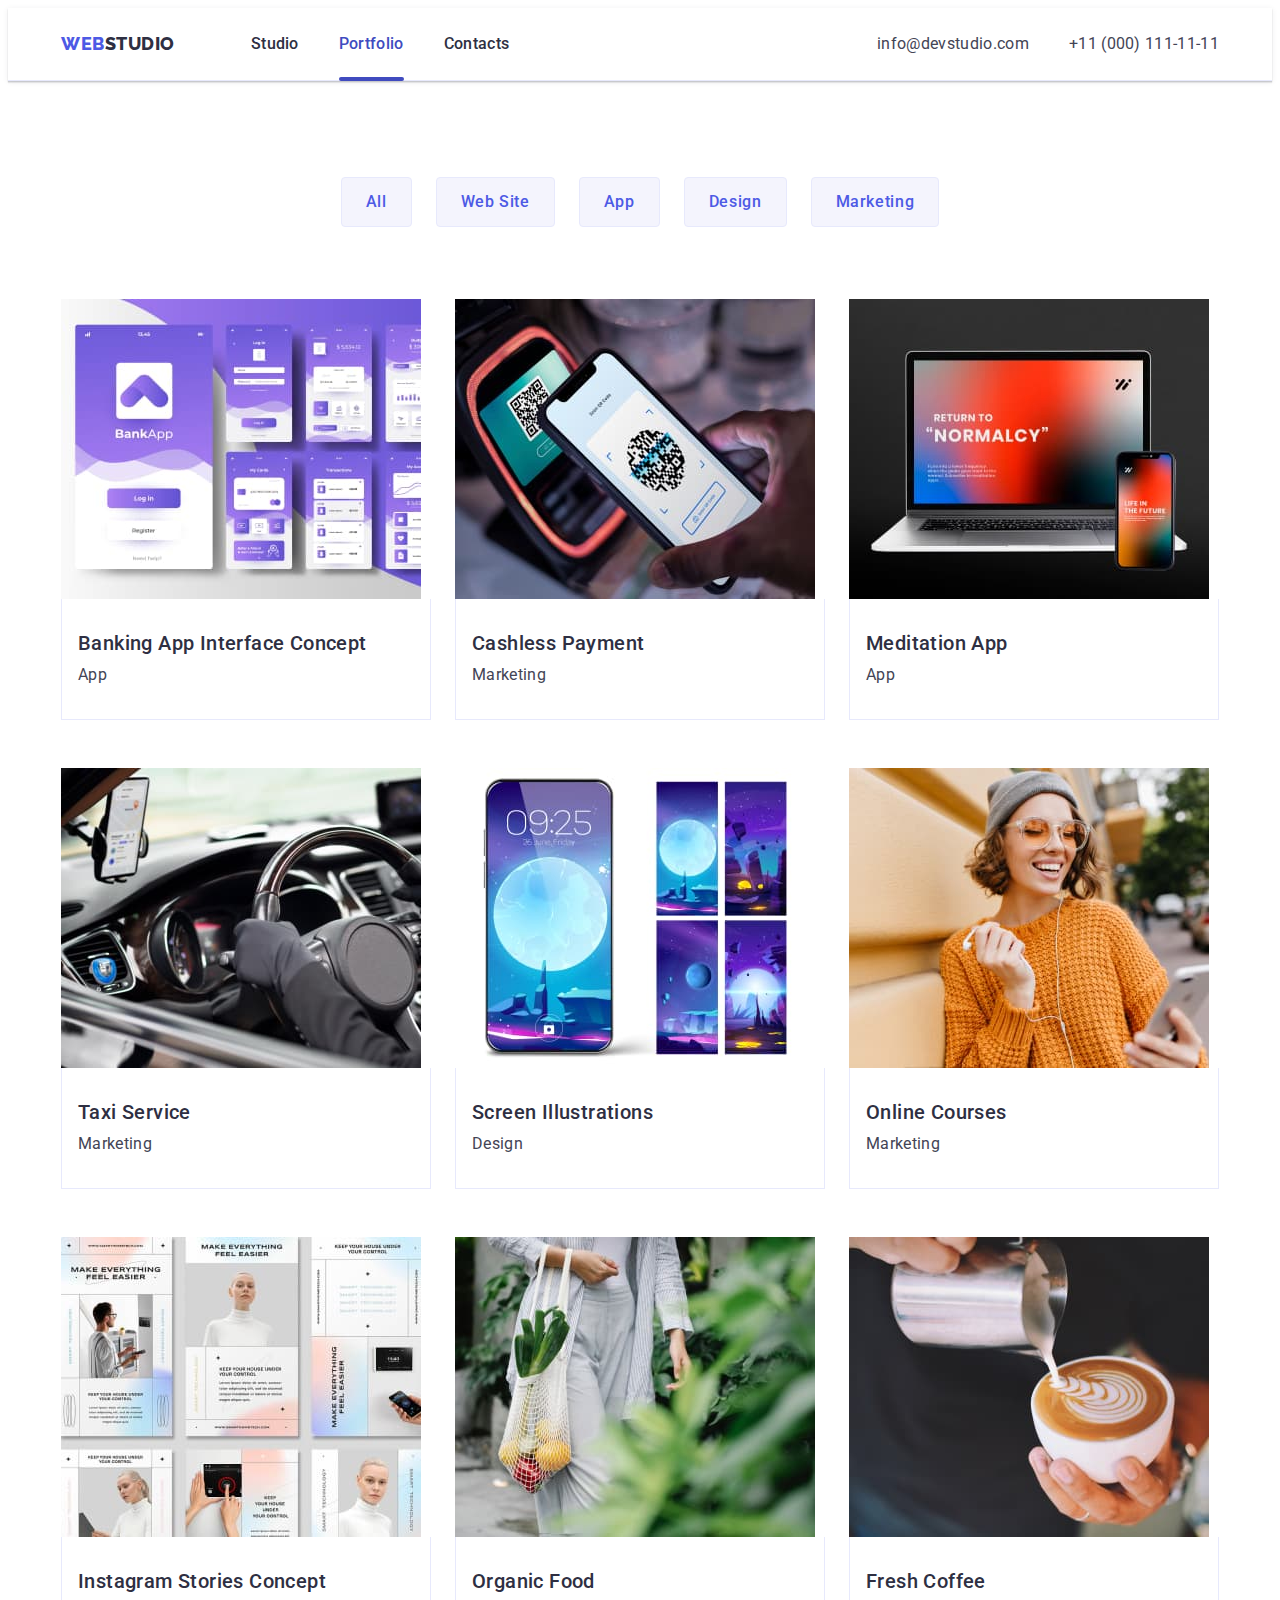
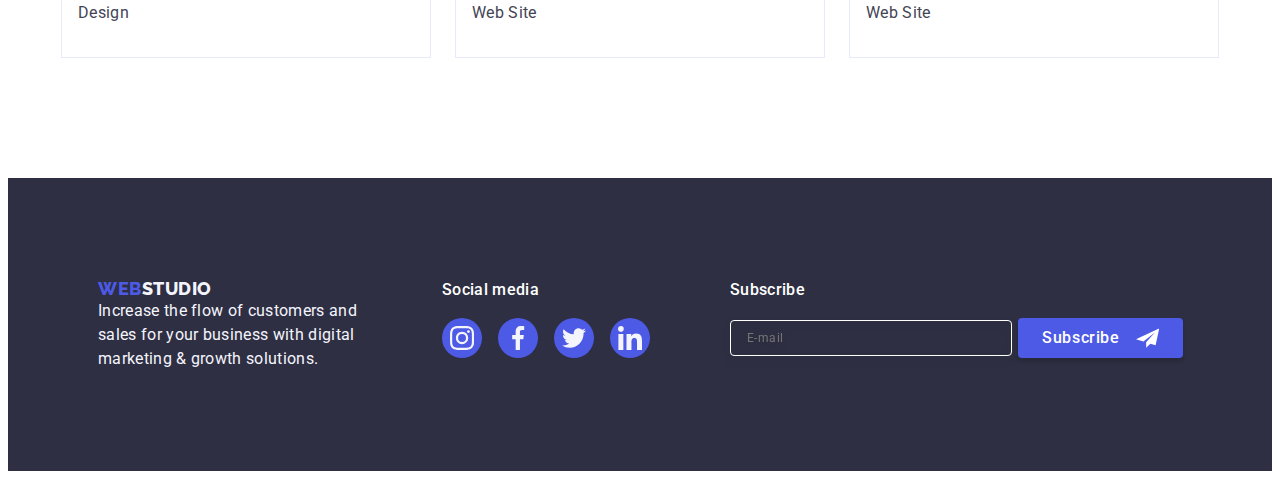
<file: portfolio.html>
<!DOCTYPE html>
<html lang="en">
  <head>
    <meta charset="UTF-8" />
    <meta http-equiv="X-UA-Compatible" content="IE=edge" />
    <meta name="viewport" content="width=device-width, initial-scale=1.0" />
    <title>WEBSTUDIO</title>
    <link rel="preconnect" href="https://fonts.googleapis.com" />
    <link rel="preconnect" href="https://fonts.gstatic.com" crossorigin />
    <link
      href="https://fonts.googleapis.com/css2?family=Raleway:wght@800&family=Roboto:wght@400;500;700;900&display=swap"
      rel="stylesheet"
    />
    <link
      rel="stylesheet"
      href="https://cdnjs.cloudflare.com/ajax/libs/modern-normalize/2.0.0/modern-normalize.min.css"
      integrity="sha512-4xo8blKMVCiXpTaLzQSLSw3KFOVPWhm/TRtuPVc4WG6kUgjH6J03IBuG7JZPkcWMxJ5huwaBpOpnwYElP/m6wg=="
      crossorigin="anonymous"
      referrerpolicy="no-referrer"
    />
    <link rel="stylesheet" href="./css/styles.css" />
  </head>
  <body>
    <header class="header">
      <div class="header-container container">
        <nav class="header-nav">
          <a class="head-logo link" href="./index.html">
            Web<span class="header-logo">Studio</span>
          </a>
          <ul class="header-list list">
            <li class="header-item">
              <a class="header-link link" href="./index.html">Studio</a>
            </li>
            <li class="header-item">
              <a class="header-link current link" href="./portfolio.html"
                >Portfolio</a
              >
            </li>
            <li class="header-item">
              <a class="header-link link" href="">Contacts</a>
            </li>
          </ul>
        </nav>
        <address class="address">
          <ul class="address-list list">
            <li class="address-item">
              <a class="address-link link" href="mailto:info@devstudio.com"
                >info@devstudio.com</a
              >
            </li>
            <li class="address-item">
              <a class="address-link link" href="tel:+110001111111"
                >+11 (000) 111-11-11</a
              >
            </li>
          </ul>
        </address>
      </div>
    </header>
    <main class="main-portfolio">
      <section class="portfolio">
        <div class="container">
          <h1 class="hero-title" hidden>Portfolio</h1>
          <ul class="btn-list list">
            <li class="btn-item">
              <button class="btn-portfolio" type="button">All</button>
            </li>
            <li class="btn-item">
              <button class="btn-portfolio" type="button">Web Site</button>
            </li>
            <li class="btn-item">
              <button class="btn-portfolio" type="button">App</button>
            </li>
            <li class="btn-item">
              <button class="btn-portfolio" type="button">Design</button>
            </li>
            <li class="btn-item">
              <button class="btn-portfolio" type="button">Marketing</button>
            </li>
          </ul>

          <ul class="portfolio-list list">
            <li class="portfolio-item">
              <a class="portfolio-link link" href="">
                <div class="portfolio-box">
                  <img
                    class="img"
                    src="./images/porfolio/1.jpg"
                    alt="project"
                    width="360"
                    height="300"
                  />
                  <p class="portfolio-cover-text">
                    14 Stylish and User-Friendly App Design Concepts · Task
                    Manager App · Calorie Tracker App · Exotic Fruit Ecommerce
                    App · Cloud Storage App
                  </p>
                </div>
                <div class="portfolio-item-content">
                  <h2 class="title-h-three">Banking App Interface Concept</h2>
                  <p class="desc-item">App</p>
                </div>
              </a>
            </li>

            <li class="portfolio-item">
              <a class="portfolio-link link" href="">
                <div class="portfolio-box">
                  <img
                    class="img"
                    src="./images/porfolio/2.jpg"
                    alt="project"
                    width="360"
                    height="300"
                  />
                  <p class="portfolio-cover-text">
                    14 Stylish and User-Friendly App Design Concepts · Task
                    Manager App · Calorie Tracker App · Exotic Fruit Ecommerce
                    App · Cloud Storage App
                  </p>
                </div>
                <div class="portfolio-item-content">
                  <h2 class="title-h-three">Cashless Payment</h2>
                  <p class="desc-item">Marketing</p>
                </div>
              </a>
            </li>

            <li class="portfolio-item">
              <a class="portfolio-link link" href="">
                <div class="portfolio-box">
                  <img
                    class="img"
                    src="./images/porfolio/3.jpg"
                    alt="project"
                    width="360"
                    height="300"
                  />
                  <p class="portfolio-cover-text">
                    14 Stylish and User-Friendly App Design Concepts · Task
                    Manager App · Calorie Tracker App · Exotic Fruit Ecommerce
                    App · Cloud Storage App
                  </p>
                </div>
                <div class="portfolio-item-content">
                  <h2 class="title-h-three">Meditation App</h2>
                  <p class="desc-item">App</p>
                </div>
              </a>
            </li>

            <li class="portfolio-item">
              <a class="portfolio-link link" href="">
                <div class="portfolio-box">
                  <img
                    class="img"
                    src="./images/porfolio/4.jpg"
                    alt="project"
                    width="360"
                    height="300"
                  />
                  <p class="portfolio-cover-text">
                    14 Stylish and User-Friendly App Design Concepts · Task
                    Manager App · Calorie Tracker App · Exotic Fruit Ecommerce
                    App · Cloud Storage App
                  </p>
                </div>
                <div class="portfolio-item-content">
                  <h2 class="title-h-three">Taxi Service</h2>
                  <p class="desc-item">Marketing</p>
                </div>
              </a>
            </li>

            <li class="portfolio-item">
              <a class="portfolio-link link" href="">
                <div class="portfolio-box">
                  <img
                    class="img"
                    src="./images/porfolio/5.jpg"
                    alt="project"
                    width="360"
                    height="300"
                  />
                  <p class="portfolio-cover-text">
                    14 Stylish and User-Friendly App Design Concepts · Task
                    Manager App · Calorie Tracker App · Exotic Fruit Ecommerce
                    App · Cloud Storage App
                  </p>
                </div>
                <div class="portfolio-item-content">
                  <h2 class="title-h-three">Screen Illustrations</h2>
                  <p class="desc-item">Design</p>
                </div>
              </a>
            </li>

            <li class="portfolio-item">
              <a class="portfolio-link link" href="">
                <div class="portfolio-box">
                  <img
                    class="img"
                    src="./images/porfolio/6.jpg"
                    alt="project"
                    width="360"
                    height="300"
                  />
                  <p class="portfolio-cover-text">
                    14 Stylish and User-Friendly App Design Concepts · Task
                    Manager App · Calorie Tracker App · Exotic Fruit Ecommerce
                    App · Cloud Storage App
                  </p>
                </div>
                <div class="portfolio-item-content">
                  <h2 class="title-h-three">Online Courses</h2>
                  <p class="desc-item">Marketing</p>
                </div>
              </a>
            </li>

            <li class="portfolio-item">
              <a class="portfolio-link link" href="">
                <div class="portfolio-box">
                  <img
                    class="img"
                    src="./images/porfolio/7.jpg"
                    alt="project"
                    width="360"
                    height="300"
                  />
                  <p class="portfolio-cover-text">
                    14 Stylish and User-Friendly App Design Concepts · Task
                    Manager App · Calorie Tracker App · Exotic Fruit Ecommerce
                    App · Cloud Storage App
                  </p>
                </div>
                <div class="portfolio-item-content">
                  <h2 class="title-h-three">Instagram Stories Concept</h2>
                  <p class="desc-item">Design</p>
                </div>
              </a>
            </li>

            <li class="portfolio-item">
              <a class="portfolio-link link" href="">
                <div class="portfolio-box">
                  <img
                    class="img"
                    src="./images/porfolio/8.jpg"
                    alt="project"
                    width="360"
                    height="300"
                  />
                  <p class="portfolio-cover-text">
                    14 Stylish and User-Friendly App Design Concepts · Task
                    Manager App · Calorie Tracker App · Exotic Fruit Ecommerce
                    App · Cloud Storage App
                  </p>
                </div>
                <div class="portfolio-item-content">
                  <h2 class="title-h-three">Organic Food</h2>
                  <p class="desc-item">Web Site</p>
                </div>
              </a>
            </li>

            <li class="portfolio-item">
              <a class="portfolio-link link" href="">
                <div class="portfolio-box">
                  <img
                    class="img"
                    src="./images/porfolio/9.jpg"
                    alt="project"
                    width="360"
                    height="300"
                  />
                  <p class="portfolio-cover-text">
                    14 Stylish and User-Friendly App Design Concepts · Task
                    Manager App · Calorie Tracker App · Exotic Fruit Ecommerce
                    App · Cloud Storage App
                  </p>
                </div>
                <div class="portfolio-item-content">
                  <h2 class="title-h-three">Fresh Coffee</h2>
                  <p class="desc-item">Web Site</p>
                </div>
              </a>
            </li>
          </ul>
        </div>
      </section>
    </main>
    <footer class="footer">
      <div class="container footer-container">
        <div class="footer-logo-container">
          <a class="head-logo link" href="./index.html">
            Web<span class="footer-logo">Studio</span></a
          >
          <p class="footer-text">
            Increase the flow of customers and sales for your business with
            digital marketing & growth solutions.
          </p>
        </div>
        <div class="footer-soc-container">
          <p class="footer-soc-text">Social media</p>
          <ul class="footer-soc-list list">
            <li class="footer-soc-item">
              <a
                href="https://www.instagram.com/"
                class="footer-soc-link link"
                target="_blank"
                rel="noopener noreferrer"
              >
                <svg class="footer-soc-icon" width="24" height="24">
                  <use href="./images/icons.svg#icon-instagram-2"></use>
                </svg>
              </a>
            </li>
            <li class="footer-soc-item">
              <a
                href="https://www.facebook.com/"
                class="footer-soc-link link"
                target="_blank"
                rel="noopener noreferrer"
              >
                <svg class="footer-soc-icon" width="24" height="24">
                  <use href="./images/icons.svg#icon-facebook-1"></use>
                </svg>
              </a>
            </li>
            <li class="footer-soc-item">
              <a
                href="https://twitter.com/"
                class="footer-soc-link link"
                target="_blank"
                rel="noopener noreferrer"
              >
                <svg class="footer-soc-icon" width="24" height="24">
                  <use href="./images/icons.svg#icon-twitter-1"></use>
                </svg>
              </a>
            </li>
            <li class="footer-soc-item">
              <a
                href="https://www.linkedin.com/"
                class="footer-soc-link link"
                target="_blank"
                rel="noopener noreferrer"
              >
                <svg class="footer-soc-icon" width="24" height="24">
                  <use href="./images/icons.svg#icon-linkedin-1"></use>
                </svg>
              </a>
            </li>
          </ul>
        </div>
        <div class="footer-subscribe-block">
          <p class="footer-media">Subscribe</p>
          <form class="subscribe" name="subscribe" autocomplete="off">
            <label class="footer-subs-label">
              <input
              class="e-mail"
              type="email"
              name="email"
              placeholder="E-mail"
              required
            />
          </label>
              <button class="footer-btn-subs" type="submit">
              Subscribe
              <svg class="icon-btn-subs" width="24" height="24">
                <use href="./images/icons.svg#icon-icon-send"></use>
              </svg>
            </button>
         
            
            
           
          </form>
        </div>
      </div>
    </footer>
  </body>
</html>
</file>
<file: css/styles.css>
:root {
    --link-color-hover: #404bbf;
    --nav-item-color: #2e2f42;
    --address-list-color: #434455;
    --logo-color: #4d5ae5;
    --pf-btn-color: #f4f4fd;
    --background-color-one: #ffffff;
    --pf-btn-brd-color: #e7e9fc;
    --customer-icons-color: #8e8f99;
    --footer-icons-color: #31d0aa;
    --text-icon-color: #afb1b8;
    --modal-back-color: #fcfcfc;
    --indent: 24px;
    --items: 1;

}




body {
    font-family: "Roboto", sans-serif;
    color: var(--address-list-color);
    background-color: var(--background-color-one);
}

p, h1, h2, h3, h4, h5, h6 {
    margin: 0;
}

ul, ol {
    margin: 0;
    padding: 0;
}

.img {
    display: block;
    max-width: 100%;
    height: auto;
}

.no-scroll {
    overflow: hidden;
}

.list {
    list-style: none;
    padding: 0;
    margin: 0;
}

.link {
    text-decoration: none;
}
.container {
    min-width: 320px;
    width: 100%;
    max-width: 428px;
    padding: 0 16px;
    margin: 0 auto;
    
}

@media only screen and (min-width: 768px){
 .container {
    max-width: 768px;
 }
}


@media only screen and (min-width: 1158px) {
    .container {
        max-width: 1158px;
        padding: 0 15px;
    }
}

.card {
    --items: 1;
}

@media only screen and (min-width: 768px) {
    .card {
        --items: 2;
    }
}

@media only screen and (min-width: 1158px) {
    .card {
        --items: 4;
    }
}


/**============Header===============**/
.visually-hidden {
    position: absolute;
        width: 1px;
        height: 1px;
        margin: -1px;
        border: 0;
        padding: 0;
        white-space: nowrap;
        clip-path: inset(100%);
        clip: rect(0 0 0 0);
        overflow: hidden;
}



.header {
    
    width: 100%;
    top: 0;
    left: 0;
    z-index: 10;
    background-color: var(--background-color-one);
    border-bottom: 1px
    solid #e7e9fc;
    display: flex;
    box-shadow: 0px 2px 1px rgba(46, 47, 66, 0.08), 0px 1px 1px rgba(46, 47, 66, 0.16), 0px 1px 6px rgba(46, 47, 66, 0.08);
}

.header-container {
display: flex;
    align-items: center;
    justify-content: space-between;
    padding-top: 24px;
    padding-bottom: 22px;
}

@media only screen and (min-width: 768px) {
    .header-container {
        padding-top: 0;
        padding-bottom: 0;
    }
}


.header-nav {
display: flex;
align-items: center;
}
.head-logo {
    font-family: "Raleway", sans-serif;
    font-weight: 800;
    font-size: 18px;
    line-height: 1.17;    
    letter-spacing: 0.03em;
    text-transform: uppercase;
    color: var(--logo-color);
    margin-right: auto; 
}

@media only screen and (min-width: 768px) {
    .head-logo 
    {margin-right: 120px;}
}

@media only screen and (min-width: 1158px) {
    .head-logo {
        margin-right: 76px;
    }
}

.header-link {
    display: block;
    position: relative;
    font-weight: 500;
    font-size: 16px;
    line-height: 1.5;
    letter-spacing: 0.02em;
    color: var(--nav-item-color);
    padding: 24px 0;
    transition: color 250ms cubic-bezier(0.4, 0, 0.2, 1);
}
.header-logo {
    color: var(--nav-item-color);
}
  
/* Menu Nav */

.header-link:hover,
.header-link:focus {
color: var(--link-color-hover);
}

.header-link.current::after {
    position: absolute;
    left: 0;
    bottom: -1px;
    display: block;
    content: "";
    width: 100%;
    height: 4px;
    border-radius: 2px;
    background-color: var(--link-color-hover);
    }

    .header-link.current {
    color: var(--link-color-hover);
    }
    
.header-list {
    display: flex;
    gap: 40px;
    margin-right: auto;
}

@media only screen and (max-width: 767px) {
    .header-list
    
    {
        display: none;
    }
}

.header-list-item {
    font-weight: 400;
        font-size: 16px;
        line-height: 1.5;
        letter-spacing: 0.02em;
        color: var(--address-list-color);
}


/* 
.address-list {
    font-family: "Roboto", sans-serif;
    font-style: normal;
    font-weight: 400;
    font-size: 12px;
    line-height: 14px;
    letter-spacing: 0.04em;
    display: flex;
    flex-wrap: wrap;
    justify-content: end;
    gap: 12px;
    
} */

@media only screen and (max-width: 767px) {
    .address-list {
        display: none;
    }
}

/* @media only screen and (min-width: 768px) {
    .address-list {
            display: block;
            margin-left: auto;
        }
} */

.address {
    
font-family: 'Roboto', sans-serif;
    font-style: normal;
    font-weight: 400;
    font-size: 16px;
    line-height: 1.5;
    letter-spacing: 0.02em;  
}


.address-link {
    display: block;
    font-size: 12px;
    line-height: 0.86;
    color: var(--address-list-color);
    transition: color 250ms cubic-bezier(0.4, 0, 0.2, 1);
}

.address-item:not(:last-child) {
    margin-bottom: 12px;
}

@media only screen and (min-width: 1158px) {
    .address-item:not(:last-child) {
        margin: 0;
    }
         .address-list {
             display: flex;
             gap: 40px;
    
         }

        .address-link {
            font-size: 16px;
            line-height: 0.65;
        }
}

.address-link:hover,
.address-link:focus {
    color: #404bbf;
}

.menu-open-btn {
margin-left: auto;
stroke: #2e2f42;
border-color: #FFF;
border-radius: 0;
box-shadow: #fff;
height: 22px;
    width: 32px;
    display: flex;
    align-items: center;
    justify-content: center;
    margin: 0;
    padding: 0;
    background-color: transparent;
    cursor: pointer;
    border: none;
    border-radius: 50%;
    outline: none;
    box-shadow: none;
}

.icon-mob-menu-open {
    border-bottom: 1px solid var(--cornflower, #E7E9FC);
        background: var(--white, #FFF);
        
}
   

@media only screen and (min-width: 767px) {
    .menu-open-btn {
        display: none;
    }
}


.mob-menu {
    position: fixed;
    width: 100vw;
    height: 100vh;
    background-color: var(--background-color-one);
    top: 0;
    z-index: 100;
    padding: 72px 24px 24px 40px;
    display: flex;
    flex-direction: column;
    justify-content: space-between;
    overflow: auto;
}

.menu-close-button {
    background-color: var(--background-color-one);
position: absolute;
    top: 24px;
    right: 24px;
    display: flex;
    align-items: center;
    justify-content: center;
    width: 24px;
    height: 24px;
    background-color: var(--pf-btn-brd-color);
    border-radius: 50%;
    border: 1px solid rgba(0, 0, 0, 0.1);
    cursor: pointer;
    transition: background-color 250ms cubic-bezier(0.4, 0, 0.2, 1);
}

/* .menu-close-icon {
    stroke: var(--nav-item-color);
    padding: 0;
        cursor: pointer;
        position: absolute;
        top: 24px;
        right: 24px;
        width: 24px;
        height: 24px;
        border: 1px solid rgba(0, 0, 0, 0.1);
        background-color: var(--pf-btn-brd-color);
        border-radius: 50%;
        display: block;
        margin-left: auto;
        display: flex;
        align-items: center;
        justify-content: center;
        transition: background-color 250ms cubic-bezier(0.4, 0, 0.2, 1), border 250ms cubic-bezier(0.4, 0, 0.2, 1);
} */

.mob-list {
    padding: 0;
    margin: 0;
    list-style: none;
    margin-bottom: auto;
}

.mob-item {
    margin-bottom: 40px;
}

.mob-soc-item {
    display: flex;
    gap: 16px;
    width: 36px;
    height: 36px;

}

.mob-soc-list {
    display: flex;
}

@media only screen and (min-width: 428px) {
    .mob-soc-list {
        gap: 56px;
    }
}
@media only screen and (min-width: 380px) and (max-width: 427px) {
    .mob-soc-list {
        gap: 50px;
    }
}

@media only screen and (min-width: 320px) and (max-width: 379px) {
    .mob-soc-list {
        gap: 40px;
    }
}
.mob-link {
    font-size: 36px;
    font-weight: 700;
    line-height: 40px;
    letter-spacing: 0.72px;
    text-transform: capitalize;
    color: var(--nav-item-color);
    gap: 56px;
}

.mob-address {
    font-style: normal;
}

.mob-address-list {
    display: flex;
    flex-direction: column;
    gap: 40px;
    justify-content: center;
    margin-bottom: 48px;
    
}

.mob-menu-soc-icon {
    display: flex;
        justify-content: center;
        align-items: center;
        width: 40px;
        height: 40px;
        cursor: pointer;
        border: none;
        border-radius: 50%;
        background-color: var(--logo-color);
        transition: background-color 250ms cubic-bezier(0.4, 0, 0.2, 1);
}


.mob-tel-link {
    font-size: 36px;
    font-weight: 700;
    line-height: 40px;
    letter-spacing: 0.72;
    text-transform: capitalize;
}

@media only screen and (max-width: 420px) {
    .mob-tel-link {
        font-size: 26px;
    }
}

.mob-address-link {
    font-size: 20px;
    font-weight: 500;
    line-height: 56px;
    letter-spacing: 0.4;
    color: var(--address-list-color);
}

/**=========HERO==========**/

.hero {
    min-width: 320px;
    max-width: 428px;
    margin-left: auto;
    margin-right: auto;
    background-color: #2e2f42;
    padding: 112px 0;
    background-image: linear-gradient(rgba(46, 47, 66, 0.7),
     rgba(46, 47, 66, 0.7)),
      url(../images/hero/people-mob@x1.jpg);
    background-repeat: no-repeat;
    background-position: center;
    background-size: cover;
    margin: auto;
    
}

@media (min-device-pixel-ratio:2),
(min-resolution: 192dpi),
(min-resolution: 2dppx) {
 .hero {
    background-image: linear-gradient(rgba(46, 47, 66, 0.7),
     rgba(46, 47, 66, 0.7)), url("../images/hero/people-mob@x2.jpg");
 }   
}

@media only screen and (min-width: 429px) {
    .hero {
        max-width: 768px;
background-image: linear-gradient(rgba(46, 47, 66, 0.7),
 rgba(46, 47, 66, 0.7)),
  url("../images/hero/people-tab@x1.jpg");

    }
@media (min-device-pixel-ratio:2),
(min-resolution: 192dpi),
(min-resolution: 2dppx) {
    .hero {
        background-image: linear-gradient(rgba(46, 47, 66, 0.7),
         rgba(46, 47, 66, 0.7)), 
         url("../images/hero/people-tab@x2.jpg");
    }
}
}

@media only screen and (min-width: 769px) {
    .hero {
        max-width: 1157px;
        background-image: linear-gradient(rgba(46, 47, 66, 0.7), 
        rgba(46, 47, 66, 0.7)),
         url("../images/hero/people-desc@x1.jpg");

    }

    @media (min-device-pixel-ratio:2),
    (min-resolution: 192dpi),
    (min-resolution: 2dppx) {
        .hero {
            background-image: linear-gradient(rgba(46, 47, 66, 0.7),
             rgba(46, 47, 66, 0.7)), 
             url("../images/hero/people-desc@x2.jpg");
        }
    }
}

@media only screen and (min-width: 1158px) {
    .hero {
        padding: 188px 0;
        max-width: 1440px;
        background-image: linear-gradient(rgba(46, 47, 66, 0.7),
         rgba(46, 47, 66, 0.7)), 
         url("../images/hero/people-desc@x2.jpg");

    }

    @media (min-device-pixel-ratio:2),
    (min-resolution: 192dpi),
    (min-resolution: 2dppx) {
        .hero {
            background-image: linear-gradient(rgba(46, 47, 66, 0.7),
             rgba(46, 47, 66, 0.7)), 
             url("../images/hero/people-office@3x.jpg");
        }
    }
}


.hero-title {      
    font-family: "Roboto", sans-serif;
    font-size: 36px;
    line-height: 1.11;
    text-align: center;
    letter-spacing: 0.02em;
    text-transform: capitalize;
    color: var(--background-color-one);
    margin: 0 auto;
    margin-bottom: 72px;
    max-width: 320px;
    }
    
        @media only screen and (min-width: 768px) {
            .hero-title {
                font-size: 56px;
                line-height: 1.07;
                text-transform: none;
                margin-bottom: 36px;
                max-width: 496px;
                 
            }
        }

                   @media only screen and (min-width: 1158px) {
                       .hero-title {                           
                           margin-bottom: 48px;
                           line-height: 1.07;
                           margin-bottom: 48px;
                           max-width: 496px;                      
                        }
                   }
    
    
.hero-button {
        font-family: "Roboto", sans-serif;
        font-weight: 500;
        font-size: 16px;
        line-height: 1.5;
        letter-spacing: 0.04em;
        color: var(--background-color-one);
        cursor: pointer;
        display: block;
        min-width: 169px;
        height: 56px;
        background-color: var(--logo-color);
        box-shadow: 0px 4px 4px rgba(0, 0, 0, 0.15);
        border: none;
        border-radius: 4px;
        margin: 0 auto;
        transition: background-color 250ms cubic-bezier(0.4, 0, 0.2, 1);
}
.hero-button:hover,
.hero-button:focus {
    background-color: #404BBF;
}
/**=========Section 1==========**/

.features {
    padding: 120px 0;
}

@media only screen and (max-width: 1157px) {
    .features {
        padding: 96px 0;
    }
}

.features-list {
    display: flex;
    flex-wrap: wrap;
    gap: calc(var(--indent) * 3);

}

@media only screen and (min-width: 768px) {
    .features-list {
        display: flex;
        flex-wrap: wrap;
        row-gap: 72px;
        column-gap: 24px;
    }
}

@media only screen and (min-width: 1158px) {
    .features-list {
        display: flex;
        flex-wrap: nowrap;
        gap: var(--indent);
    }
        
}

.features-item {
    width: calc((100% - var(--indent) * (var(--items) - 1)) / var(--items));
}

.title-h-two {
    font-family: 'Roboto', sans-serif;
    font-weight: 700;
    font-size: 36px;
    line-height: 1.11;
    text-align: center;
    letter-spacing: 0.02em;
    text-transform: capitalize;
    color: var(--nav-item-color);
    margin-bottom: 72px;

}

.title-h-three {
    font-family: 'Roboto', sans-serif;
    font-weight: 700;
    font-size: 36px;
    line-height: 1.11;
    letter-spacing: 0.02em;
    color: var(--nav-item-color);
    margin-bottom: 8px;
    text-align: center;
    text-transform: capitalize;
    margin: 0 auto;
}

@media only screen and (min-width: 768px) {
    .title-h-three {
        text-align: left;
    }
}

@media only screen and (min-width: 1158px) {
    .title-h-three {
        font-weight: 500;
        font-size: 20px;
        line-height: 1.2;
        text-transform: none;
    }
}
.desc-item {
    font-family: "Roboto", sans-serif;
    font-weight: 500;
    font-size: 16px;
    line-height: 1.5;
    letter-spacing: 0.02em;
    color: var(--address-list-color);
    margin: 0;
    margin-top: 8px;
}

@media only screen and (min-width: 1158px) {
    .desc-item {
        font-weight: 400;
    }
}

.features-icon-box {
    display: flex;
    height: 112px;
        align-items: center;
        justify-content: center;
        margin-bottom: 8px;
        background-color: var(--pf-btn-color);
        border-radius: 4px;
}

@media only screen and (max-width: 1157px) {
    .features-icon-box {
        display: none;
    }
}


/**==========Section 2==========**/

.works {
    padding-bottom: 120px;
}

@media only screen and (max-width: 1157px) {
    .works {
        display: none;
    }
}
.work-list{
    display: flex;
    gap: 24px;

}

.work-item{
width: calc((100% - 48px) / 3);
}


/**===========Section 3=========**/

.team {
    background-color: #F4F4FD;
    padding: 120px 0;
}

@media only screen and (max-width: 1157px) {
    .team {
        padding: 96px 0px;
    }
}

@media only screen and (min-width: 320px) and (max-width: 767px) {
    .team > .team-container {
        max-width: 428px;
    }
}

@media only screen and (min-width: 768px) and (max-width: 1157px) {
    .team-container {
        width: 582px;
    }
}

@media only screen and (max-width: 326px) {
    .team-container > .title-h-two {
        font-size: 12px;
    }
}

@media only screen and (max-width: 331px) {
    .team-name > .title-h-three {
        font-size: 12px;
    }
}

.team-list {
    display: flex;
    flex-wrap: wrap;
    justify-content: center;
    row-gap: calc(var(--indent) * 3);
}

@media only screen and (min-width: 768px) {
    .team-list {
        row-gap: calc(var(--indent) * 3);
        column-gap: var(--indent);
    }
}

@media only screen and (min-width: 1158px) {
    .team-list {
        gap: var(--indent);
    }
}

.team-personal {
    background-color: var(--background-color-one);
    border-radius: 0px 0px 4px 4px;
    box-shadow: 0px 1px 6px rgba(46, 47, 66, 0.08),
    0px 1px 1px rgba(46, 47, 66, 0.16), 0px 2px 1px rgba(46, 47, 66, 0.08);
    width: calc((100% - var(--indent) * (var(--items) - 1)) / var(--items));
}

@media only screen and (min-width: 320px) and (max-width: 394px) {
    .team-personal {
        width: calc(100% - 98px);
    }
}

@media only screen and (min-width: 395px) and (max-width: 418px) {
    .team-personal {
        width: calc(100% - 122px);
    }
}

@media only screen and (min-width: 419px) and (max-width: 767px) {
    .team-personal {
        width: calc(100% - 132px);
    }
}

.team-name {
    max-width: 264px;
    padding: 32px 16px;
    border-radius: 0px 0px 4px 4px;
}

.team-name > .title-h-three,
.team-name > .desc-item {
    text-align: center;
    margin-bottom: 8px;
}

.title-name {
    text-align: center;
    margin-bottom: 8px
}

.team-name > .title-h-three {
    font-weight: 500;
    font-size: 20px;
    line-height: 1.2;
    text-transform: none;
}

@media only screen and (max-width: 331px) {
    .team-name > .title-h-three {
        font-size: 18px;
    }
}

.team-name > .desc-item {
    font-weight: 400;
}

@media only screen and (max-width: 323px) {
    .team-name > .desc-item {
        font-size: 14px;
    }
}

.team-soc-list {
    display: flex;
    gap: 8px;
    justify-content: space-between;
    align-items: center;
}

@media only screen and (min-width: 380px) and (max-width: 427px) {
    .team-soc-list {
        gap: 14px;
    }
}

@media only screen and (min-width: 428px) {
    .team-soc-list {
        gap: 24px;
    }
}

.team-soc-link {
    display: flex;
    width: 100%;
    height: 100%;
    justify-content: center;
    align-items: center;
    cursor: pointer;
    border: none;
    border-radius: 50%;
    background-color: var(--logo-color);
    transition: background-color 250ms cubic-bezier(0.4, 0, 0.2, 1);
}



.team-soc-item {
    width: 26px;
    height: 26px;
}

@media only screen and (min-width: 340px) and (max-width: 379px) {
    .team-soc-item{
        width: 30px;
        height: 30px;
    }
}

@media only screen and (min-width: 380px) and (max-width: 427px) {
    .team-soc-item {
        width: 36px;
        height: 36px;
    }
}

@media only screen and (min-width: 428px) {
    .team-soc-item {
        width: 40px;
        height: 40px;
    }
}

.team-soc-icon {
    width: 10px;
    height: 10px;
    display: flex;
    justify-content: center;
    align-items: center;
    fill: var(--pf-btn-color);
}

@media only screen and (min-width: 340px) and (max-width: 379px) {
    .team-soc-icon {
        width: 12px;
        height: 12px;
    }
}

@media only screen and (min-width: 380px) and (max-width: 427px) {
    .team-soc-icon {
        width: 14px;
        height: 14px;
    }
}

@media only screen and (min-width: 428px) {
    .team-soc-icon {
        width: 16px;
        height: 16px;
    }
}

.team-soc-link:hover, .team-soc-link:focus {
    background-color: var(--link-color-hover);
}

/*Customers*/

.customers {
    padding: 120px 0;
}

@media only screen and (max-width: 1157px) {
    .customers {
        padding: 96px 0;
    }
}

@media only screen and (min-width: 768px) and (max-width: 1157px) {
    .customers .container {
        width: 584px;
    }
}

.customers-list {
    display: flex;
    flex-wrap: wrap;
    row-gap: 72px;
    column-gap: 16px;
    justify-content: center;
    align-items: center;

}



@media only screen and (min-width: 768px) {
    .customers-list {
        row-gap: calc(var(--indent) * 2);
        column-gap: calc(var(--indent));
    }
}

@media only screen and (min-width: 1158px) {
    .customers-list {
        flex-wrap: nowrap;
        gap: var(--indent);
    }
}

.customers-item {
    width: calc((100% - 24px) / 2);  
    height: 88px;
    
}

@media only screen and (min-width: 768px) {
    .customers-item {
        width: 168px;
    }
}

.customers-link {
    display: flex;
    justify-content: center;
    align-items: center;
    cursor: pointer;
    width: 100%;
    height: 100%;
    border: 1px solid var(--customer-icons-color);
    border-radius: 4px;
    color: var(--customer-icons-color);
    transition: border-color 250ms cubic-bezier(0.4, 0, 0.2, 1),
        color 250ms cubic-bezier(0.4, 0, 0.2, 1);
}
.customers-icon {
    fill: currentColor;
}

.customers-link:hover, .customers-link:focus {
    color: #404BBF ;
    border-color: #404BBF;
}
.customers-link:hover .customers-icon,
.customers-link:focus .customers-icon {
    fill: #404BBF;
}

/* FOOTER */


.footer {
    background-color: var(--nav-item-color);
    padding: 100px 0;       
}

@media only screen and (max-width: 1158px) {
    .footer {
        padding: 96px 0;
    }
}

.footer > .container {
    display: flex;
    flex-wrap: wrap;
    row-gap: 72px;
    justify-content: center;
}

@media only screen and (min-width: 768px) and (max-width: 1157px) {
    .footer > .container {
        column-gap: 24px;
        justify-content: flex-start;
        width: 528px;
    }
}

@media only screen and (min-width: 1158px) {
    .footer > .container {
        display: flex;
        flex-wrap: nowrap;
        align-items: baseline;
        gap: 0;
        padding-left: 16px;
    }
}

/* .footer-container {
    display: flex;
    align-items: baseline;
} */

@media only screen and (min-width: 1158px) {
.footer-logo-container {
        margin-right: 120px;
    }

    .footer-soc-container {
        margin-right: 80px;
    }
}

/* .footer-logo-container .head-logo {
    display: inline-block;
    margin-bottom: 16px;
} */
@media only screen and (min-width: 1158px) {
    .footer-logo-container {
        margin-right: 80px;
    }
}

.footer-subscribe-block {
    padding: 0;
    width: 100%;
}

@media only screen and (min-width: 428px) {
    .footer-subscribe-block {
        max-width: 392px;
    }
}

@media only screen and (min-width: 767px) {
    .footer-subscribe-block {
        max-width: 453px;
    
    }
}

.subscribe {
    display: flex;
    align-items: center;
    column-gap: 24px;
}

@media only screen and (max-width: 767px) {
    .subscribe {
        flex-direction: column;
        row-gap: 16px;
        justify-content: center;
    }
}

.e-mail {
    display: flex;
    align-items: center;
    width: 100%;
   
    padding: 8px 0 8px 16px;
    font-family: "Roboto", sans-serif;
    font-weight: 400;
    font-size: 12px;
    line-height: 1.5;
    letter-spacing: 0.04em;
    color: var(--background-color-one);
    border: 1px solid var(--background-color-one);
    outline: none;
    filter: drop-shadow(0px 4px 4px rgba(0, 0, 0, 0.15));
    border-radius: 4px;
    background-color: transparent;
}

.footer-btn-subs {
    display: flex;
    min-width: 165px;
    
    padding: 8px 24px;
    align-items: center;
    justify-content: center;
    gap: 16px;
    font-family: "Roboto", sans-serif;
    font-weight: 500;
    font-size: 16px;
    line-height: 1.5;
    letter-spacing: 0.04em;
    color: var(--background-color-one);
    cursor: pointer;
    background-color: var(--logo-color);
    border-radius: 4px;
    border: none;
    box-shadow: 0px 4px 4px rgba(0, 0, 0, 0.15);
    transition: background-color 250ms cubic-bezier(0.4, 0, 0.2, 1)
}

.icon-btn-subs {
    fill: currentColor;
    
}

.footer-btn-subs:hover,
.footer-btn-subs:focus {
    background-color: var(--link-color-hover);
}

.foot-logo {
    display: inline-block;
    margin-bottom: 16px;
    font-family: "Raleway", sans-serif;
    font-weight: 800;
    font-size: 18px;
    line-height: 1.17;
    letter-spacing: 0.03em;
    text-transform: uppercase;
    color: var(--logo-color);
}

@media only screen and (max-width: 767px) {
    .foot-logo {
        display: flex;
        align-items: center;
        justify-content: center;
    }
}

.footer-logo {
    color: var(--pf-btn-color);
}


.footer-text {
    font-family: "Roboto", sans-serif;
    font-size: 16px;
    line-height: 24px;
    letter-spacing: 0.02em;
    color: var(--pf-btn-color);
    max-width: 264px;
}

.footer-media {
    font-family: "Roboto";
    font-weight: 500;
    font-size: 16px;
    line-height: 24px;
    letter-spacing: 0.02em;
    color: var(--background-color-one);
    margin-bottom: 16px;
}


@media only screen and (max-width: 767px) {
    .footer-soc-text {
        text-align: center;
    }

    .footer-media {
        text-align: center;
    }
}

.footer-soc-list {
    display: flex;
    justify-content: center;
    gap: 16px;
    text-align: center;
}

.footer-soc-item {
    width: 40px;
    height: 40px;
    border-radius: 50%;
}

.footer-soc-link {
    width: 100%;
    height: 100%;
    border-radius: 50%;
    display: flex;
    align-items: center;
    justify-content: center;
    background-color: var(--logo-color);
    transition: background-color 250ms cubic-bezier(0.4, 0, 0.2, 1);
}


.footer-soc-container .desc-item {
    color: var(--background-color-one);
    margin-bottom: 16px;
    font-weight: 500;
}

.footer-soc-text {
    font-family: 'Roboto';
        font-style: normal;
        font-weight: 500;
        font-size: 16px;
        line-height: 1.5;      
        letter-spacing: 0.02em;    
        color: var(--background-color-one);
        margin-bottom: 16px;
}

.footer-soc-label {
    width: 100%;
}






.footer-soc-icon {
    fill: var(--pf-btn-color);
}

.footer-soc-link:hover, .footer-soc-link:focus {
    background-color: #31D0AA;
}














/* PORTFOLIO */

.portfolio{
padding: 96px 0 120px;
}


.portfolio-list {
    display: flex;
    flex-wrap: wrap;
    column-gap: 24px;
    row-gap: 48px;
}



.portfolio-item {
    width: calc((100% - 48px) / 3);
}

.portfolio-link:hover .portfolio-cover-text,
.portfolio-link:focus .portfolio-cover-text {
    transform: translateY(0%)

}

.portfolio-link {
    display: block;
    transition: box-shadow 250ms cubic-bezier(0.4, 0, 0.2, 1);

}

.portfolio-link:hover, .portfolio-link:focus {
    
    box-shadow: 0px 1px 6px rgba(46, 47, 66, 0.08), 0px 1px 1px rgba(46, 47, 66, 0.16), 0px 2px 1px rgba(46, 47, 66, 0.08);
}
.portfolio-item-content {
    padding: 32px 16px;
    border: 1px solid var(--pf-btn-brd-color);
    border-top: none;
    }

.btn-list {
    display: flex;
    justify-content: center;
    gap: 24px;
    margin-bottom: 72px;
}

.btn-portfolio {
    padding: 12px 24px;
    font-family: 'Roboto', sans-serif;
    font-weight: 500;
    font-size: 16px;
    line-height: 1.5;
    text-align: center;
    letter-spacing: 0.04em;
    color:var(--logo-color);
    background-color: var(--pf-btn-color);
    border: 1px solid #E7E9FC;
    border-radius: 4px;
    cursor: pointer;
    display: flex;
    justify-content: center;
    gap: 24px;
    transition: color 250ms cubic-bezier(0.4, 0, 0.2, 1),
        background-color 250ms cubic-bezier(0.4, 0, 0.2, 1),
        border-color 250ms cubic-bezier(0.4, 0, 0.2, 1),
        box-shadow 250ms cubic-bezier(0.4, 0, 0.2, 1);;        
}

.btn-portfolio:hover,
.btn-portfolio:focus {
    border: 1px solid transparent;
    color: var(--background-color-one);
    background-color: var(--link-color-hover);
    box-shadow: 0px 3px 1px rgba(0, 0, 0, 0.1), 0px 2px 1px rgba(0, 0, 0, 0.08), 0px 2px 2px rgba(0, 0, 0, 0.12);
}
.footer .desc-item {
    color: var(--pf-btn-color);
}

.portfolio-box {
    position: relative;
    display: block;
    content: "";
    overflow: hidden;
}

.footer-subs-label {
    width: 100%;
}

.btn-portfolio:hover,
.btn-portfolio:focus {
    transform: translateY(0%);
}

.portfolio-cover-text {
    font-size: 16px;
    line-height: 1.5;
    letter-spacing: 0.02em;

    position: absolute;
    top: 0;
    color: var(--pf-btn-color);
    
    
    padding: 40px 32px;
    background-color: var(--logo-color);
    height: 100%;
    transform: translateY(100%);
    transition: transform 250ms cubic-bezier(0.4, 0, 0.2, 1);
}

/*---backdrop---*/

.backdrop {
    position: fixed;
    width: 100%;
    height: 100%;
    background-color: rgba(46, 47, 66, 0.4);
    top: 0;
    left: 0;
    transition: opacity 250ms cubic-bezier(0.4, 0, 0.2, 1), visibility 250ms cubic-bezier(0.4, 0, 0.2, 1);
}

.modal {
    position: absolute;
    top: 50%;
    left: 50%;
    transform: translate(-50%, -50%);
    transition: transform 300ms linear;
    width: calc(100% - 30px);
    max-height: 90%;
    background: var(--modal-back-color);
    box-shadow: 0px 1px 1px rgba(0, 0, 0, 0.14), 0px 1px 3px rgba(0, 0, 0, 0.12), 0px 2px 1px rgba(0, 0, 0, 0.2);
    border-radius: 4px;
    padding: 72px 24px 24px 24px;
    transition: transform 250ms cubic-bezier(0.4, 0, 0.2, 1);
}

@media only screen and (min-width: 768px) {
    .modal {
        max-width: 408px;
    }
}

@media only screen and (min-width: 428px) {
    .modal {
        max-width: 392px;
        height: 586px;
    }
}


.backdrop.is-hidden .modal {
    transform: translate(-50%, -50%) rotate(360deg) scale(0.5);
    opacity: (0,5);
}

.modal-close {
    padding: 0;
    cursor: pointer;
    position: absolute;
    top: 24px;
    right: 24px;
    width: 24px;
    height: 24px;
    border: 1px solid rgba(0, 0, 0, 0.1);
    background-color: var(--pf-btn-brd-color);
    border-radius: 50%;
    display: block;
    margin-left: auto;
    display: flex;
    align-items: center;
    justify-content: center;
    transition: background-color 250ms cubic-bezier(0.4, 0, 0.2, 1), 
    border 250ms cubic-bezier(0.4, 0, 0.2, 1);
}

.modal-close:hover,
.modal-close:focus {
    background-color: var(--link-color-hover);
    border: none;
}

.is-hidden {
    
    opacity: 0;
    pointer-events: none;
    visibility: hidden;
}

.modal-close-icon {
    fill: currentColor;
    transition: fill 250ms cubic-bezier(0.4, 0, 0.2, 1);
}

.modal-close:hover .modal-close-icon,
.modal-close:focus .modal-close-icon {
    fill: var(--background-color-one);
}

.modal-form-block {
    padding: 72px 24px 24px 24px;
    margin: 0;
}



.modal-title {
    display: block;
    padding: 0;
    margin-top: 0;
    margin-bottom: 16px;
    font-family: "Roboto", sans-serif;
    font-weight: 500;
    font-size: 16px;
    line-height: 24px;
    text-align: center;
    letter-spacing: 0.02em;
    color: var(--nav-item-color);
}

.modal-form {
    margin-bottom: 8px;
    position: relative;
    width: 100%;
    display: flex;
    flex-direction: column;
}

.modal-info {
    font-size: 12px;
    line-height: 1.17;
    letter-spacing: 0.04em;
    color: var(--customer-icons-color);
    display: block;
    margin-bottom: 4px;

}

.modal-input-cont {
    position: relative;
}

.modal-label {
    display: block;
    margin-bottom: 4px;
    font-family: "Roboto", sans-serif;
    font-weight: 400;
    font-size: 12px;
    line-height: 14px;
    letter-spacing: 0.04em;
    color: var(--customer-icons-color);
}

.modal-form-item {
    position: relative;
    margin-bottom: 8px;
}

.modal-form-comment {
    margin-bottom: 16px;
}

.check-cont {
    margin-bottom: 24px;
}

.modal-input {
    width: 100%;
    height: 40px;
    padding-left: 38px;
    border-radius: 4px;
    color: var(--nav-item-color);
    outline: none;
    transition: border-color 250ms cubic-bezier(0.4, 0, 0.2, 1);
    background-color: transparent;
    outline: transparent;
}

.modal-input:not(:placeholder-shown) {
    border: 1px solid rgba(46, 47, 66, 0.4);
  }

.modal-comment {
    width: 100%;
    height: 120px;
    font-size: 12px;
    line-height: 1.17;
    letter-spacing: 0.04em;
    color: rgba(46, 47, 66, 0.4);
    border: 1px solid rgba(46, 47, 66, 0.4);
    border-radius: 4px;
    background-color: transparent;
    padding:8px 16px;
    outline: transparent;
    resize: none;
    transition: border-color 250ms cubic-bezier(0.4, 0, 0.2, 1);    
}

.modal-comment::placeholder {
    color: rgba(46, 47, 66, 0.4);
}

.modal-form-agree {
    font-size: 12px;
    line-height: 1.17;
    letter-spacing: 0.04em;
    color: var(--customer-icons-color);

}

.icon-form {
    position: absolute;
    top: 50%;
    left: 16px;
    transform: translateY(-50%);
    fill: currentColor;
    transition: fill 250ms cubic-bezier(0.4, 0, 0.2, 1);
    pointer-events: none;
}

.modal-input:focus,
.modal-comment:focus {
    border: 1px solid var(--logo-color);
}

.modal-input:focus + .icon-form {
    fill: var(--logo-color);
}

/*--.modal-input-agree {
    position: relative;
    display: flex;
    justify-content: center;
    align-items: center;
    gap: 8px;
    margin-bottom: 24px;
}

.icon-agree {
    position: absolute;
    top: 50%;
    left: 13px;
    transform: translateY(-50%);
    opacity: 0;
    margin-bottom: 24px;
}

.modal-input-agree {
    -webkit-appearance: none;
    -moz-appearance: none;
    appearance: none;
    width: 16px;
    height: 16px;
    border: 1px solid rgba(46, 47, 66, 0.4);
    border-radius: 2px;
    transition: 250ms cubic-bezier(0.4, 0, 0.2, 1);
    cursor: pointer;
}--*/

.modal-input-agree:checked + .modal-form-agree > .check-text {
    background-color: var(--link-color-hover);
    border: none;
    fill: var(--pf-btn-color);
}

.check-text {
    width: 16px;
    height: 16px;
    border: 1px solid rgba(46, 47, 66, 0.4);
    border-radius: 2px;
    transition: background-color 250ms cubic-bezier(0.4, 0, 0.2, 1), border 250ms cubic-bezier(0.4, 0, 0.2, 1), fill 250ms cubic-bezier(0.4, 0, 0.2, 1);;
    display: inline-flex;
    align-items: center;
    justify-content: center;
    fill: transparent;
}


.link-policy {
    color: var(--logo-color);
}

.modal-form-btn {
    font-family: "Roboto", sans-serif;
    font-weight: 500;
    font-size: 16px;
    line-height: 1.5;
    letter-spacing: 0.04em;
    color: var(--background-color-one);
    cursor: pointer;
    display: block;
    min-width: 169px;
    height: 56px;
    background-color: var(--logo-color);
    box-shadow: 0px 4px 4px rgba(0, 0, 0, 0.15);
    border: none;
    border-radius: 4px;
    margin: 0 auto;
    transition: background-color 250ms cubic-bezier(0.4, 0, 0.2, 1);
}

.modal-form-btn:hover,
.modal-form-btn:focus {
    background-color: var(--link-color-hover);
}





.menu {
    display: flex;
    padding: 0;
    margin: 0;
    list-style: none;
}

@media (max-width: 767px) {
    .menu {
        display: none;
    }
}

.menu .link {
    padding: 10px;
    color: inherit;
    text-decoration: none;
}

.menu .link:hover,
.menu .link:focus {
    text-decoration: underline;
}

.menu-toggle {
    min-height: 40px;
    min-width: 40px;
    display: flex;
    align-items: center;
    justify-content: center;

    margin: 0;
    padding: 0;
    background-color: transparent;
    cursor: pointer;
    border: none;
    border-radius: 50%;
    outline: none;
}

@media (min-width: 768px) {
    .menu-toggle {
        display: none;
    }
}

.menu-toggle:hover,
.menu-toggle:focus {
    background-color: rgba(0, 0, 0, 0.1);
}

.menu-container {
    position: fixed;
    top: 0;
    left: 0;
    width: 100vw;
    height: 100vh;
    padding: 32px;
    background-color: #3f51b5;
    z-index: 999;

    transform: translateX(100%);
    transition: transform 250ms ease-in-out;
}

.menu-container.is-open {
    transform: translateX(0);
}

.menu-container .menu-toggle {
    position: absolute;
    top: 16px;
    right: 16px;
    color: #fff;
}

.mobile-menu {
    padding: 0;
    margin: 0;
    list-style: none;
}

.mobile-menu .link {
    display: block;
    padding: 10px;
    color: #fff;
    text-decoration: none;
}
</file>
